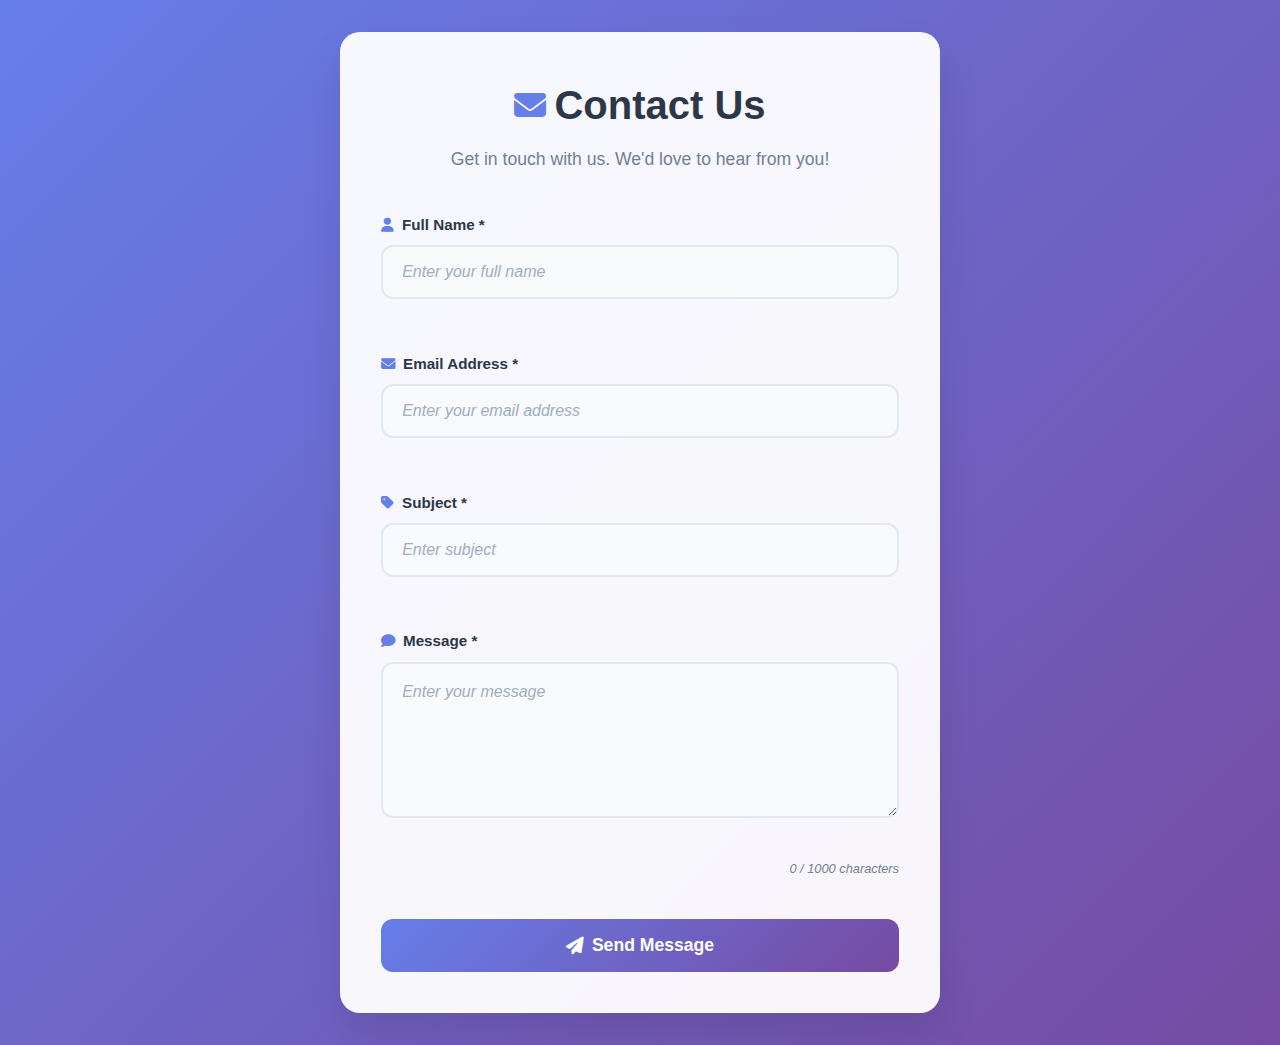
<file: Contact Form Component/index.html>
<!DOCTYPE html>
<html lang="en">
<head>
    <meta charset="UTF-8">
    <meta name="viewport" content="width=device-width, initial-scale=1.0">
    <title>Contact Form Component</title>
    <link rel="stylesheet" href="styles.css">
    <link rel="stylesheet" href="https://cdnjs.cloudflare.com/ajax/libs/font-awesome/6.4.0/css/all.min.css">
</head>
<body>
    <div class="container">
        <div class="form-wrapper">
            <div class="form-header">
                <h1><i class="fas fa-envelope"></i> Contact Us</h1>
                <p>Get in touch with us. We'd love to hear from you!</p>
            </div>

            <form id="contactForm" class="contact-form" novalidate>
                <!-- Full Name Field -->
                <div class="form-group">
                    <label for="fullName" class="form-label">
                        <i class="fas fa-user"></i> Full Name *
                    </label>
                    <input 
                        type="text" 
                        id="fullName" 
                        name="fullName" 
                        class="form-input" 
                        placeholder="Enter your full name"
                        required
                        minlength="2"
                        maxlength="50"
                    >
                    <div class="error-message" id="fullNameError"></div>
                </div>

                <!-- Email Address Field -->
                <div class="form-group">
                    <label for="email" class="form-label">
                        <i class="fas fa-envelope"></i> Email Address *
                    </label>
                    <input 
                        type="email" 
                        id="email" 
                        name="email" 
                        class="form-input" 
                        placeholder="Enter your email address"
                        required
                    >
                    <div class="error-message" id="emailError"></div>
                </div>

                <!-- Subject Field -->
                <div class="form-group">
                    <label for="subject" class="form-label">
                        <i class="fas fa-tag"></i> Subject *
                    </label>
                    <input 
                        type="text" 
                        id="subject" 
                        name="subject" 
                        class="form-input" 
                        placeholder="Enter subject"
                        required
                        minlength="5"
                        maxlength="100"
                    >
                    <div class="error-message" id="subjectError"></div>
                </div>

                <!-- Message Field -->
                <div class="form-group">
                    <label for="message" class="form-label">
                        <i class="fas fa-comment"></i> Message *
                    </label>
                    <textarea 
                        id="message" 
                        name="message" 
                        class="form-textarea" 
                        placeholder="Enter your message"
                        required
                        minlength="10"
                        maxlength="1000"
                        rows="5"
                    ></textarea>
                    <div class="error-message" id="messageError"></div>
                    <div class="char-counter" id="charCounter">0 / 1000 characters</div>
                </div>

                <!-- Submit Button -->
                <div class="form-group">
                    <button type="submit" class="submit-btn" id="submitBtn">
                        <i class="fas fa-paper-plane"></i>
                        <span class="btn-text">Send Message</span>
                        <div class="loading-spinner" id="loadingSpinner">
                            <i class="fas fa-spinner fa-spin"></i>
                        </div>
                    </button>
                </div>
            </form>


        </div>
    </div>

    <script src="script.js"></script>
</body>
</html>
</file>
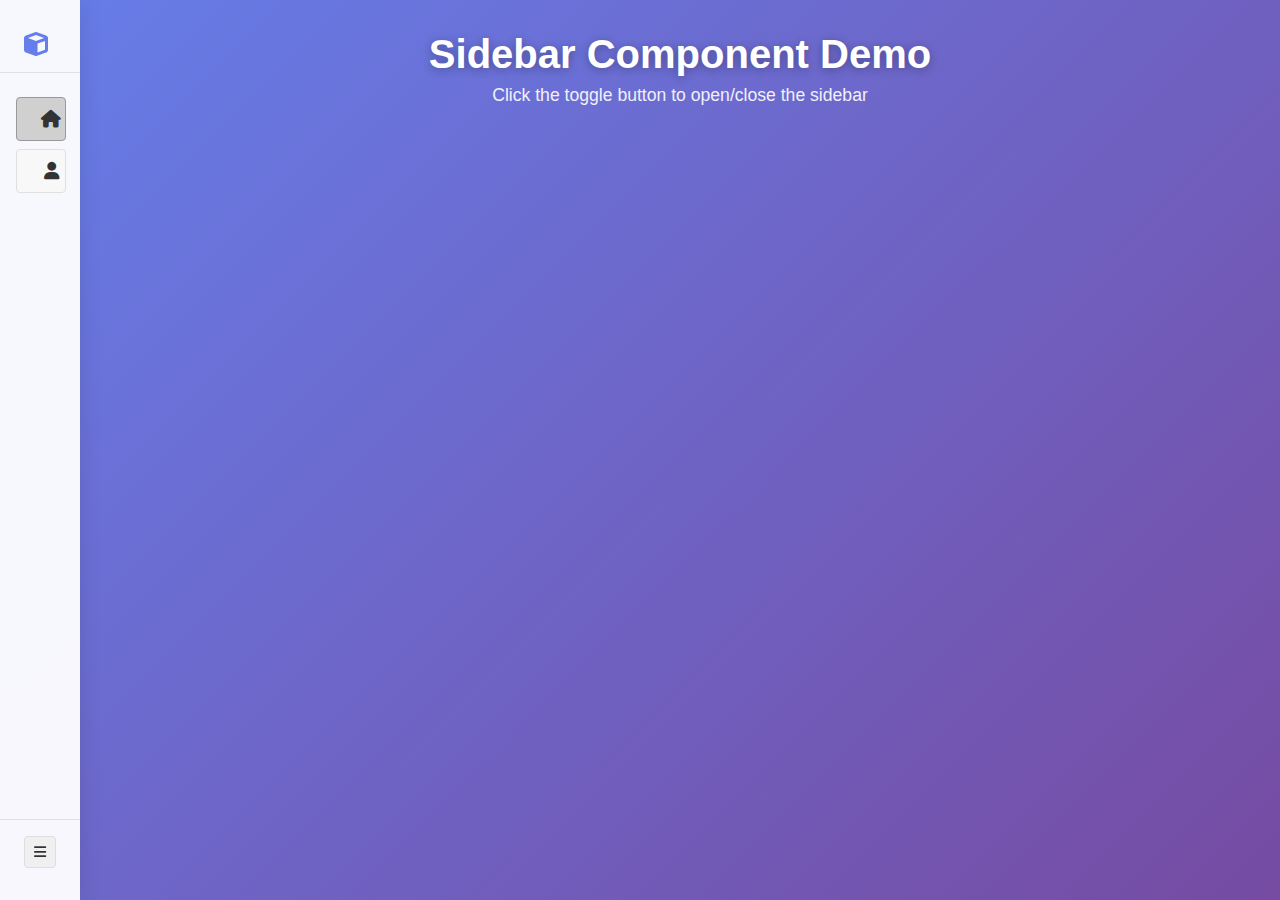
<file: Sidebar Component/index.html>
<!DOCTYPE html>
<html lang="en">
<head>
    <meta charset="UTF-8">
    <meta name="viewport" content="width=device-width, initial-scale=1.0">
    <title>Sidebar Component</title>
    <link rel="stylesheet" href="styles.css">
    <link rel="stylesheet" href="https://cdnjs.cloudflare.com/ajax/libs/font-awesome/6.4.0/css/all.min.css">
</head>
<body>
    <div class="container">
        <!-- Mobile Toggle Button -->
        <button class="mobile-toggle" id="mobileToggle">
            <i class="fas fa-bars"></i>
        </button>
        
        <!-- Sidebar -->
        <aside class="sidebar" id="sidebar">
            <!-- Logo Section -->
            <div class="logo-section">
                <div class="logo-placeholder">
                    <i class="fas fa-cube"></i>
                    <span class="logo-text">Brand</span>
                </div>
            </div>

            <!-- Navigation Links -->
            <nav class="nav-menu">
                <ul class="nav-list">
                    <li class="nav-item">
                        <a href="#" class="nav-link">
                            <i class="fas fa-home"></i>
                            <span class="link-text">Home</span>
                        </a>
                    </li>
                    <li class="nav-item">
                        <a href="#" class="nav-link">
                            <i class="fas fa-user"></i>
                            <span class="link-text">Profile</span>
                        </a>
                    </li>
                    <li class="nav-item">
                        <a href="#" class="nav-link">
                            <i class="fas fa-chart-bar"></i>
                            <span class="link-text">Analytics</span>
                        </a>
                    </li>
                    <li class="nav-item">
                        <a href="#" class="nav-link">
                            <i class="fas fa-cog"></i>
                            <span class="link-text">Settings</span>
                        </a>
                    </li>
                    <li class="nav-item">
                        <a href="#" class="nav-link">
                            <i class="fas fa-question-circle"></i>
                            <span class="link-text">Help</span>
                        </a>
                    </li>
                </ul>
            </nav>

            <!-- Toggle Button -->
            <div class="toggle-section">
                <button class="toggle-btn" id="toggleBtn">
                    <i class="fas fa-bars"></i>
                </button>
            </div>
        </aside>

        <!-- Main Content -->
        <main class="main-content">
            <header class="header">
                <h1>Sidebar Component Demo</h1>
                <p>Click the toggle button to open/close the sidebar</p>
            </header>
        </main>
    </div>

    <script src="script.js"></script>
</body>
</html>
</file>
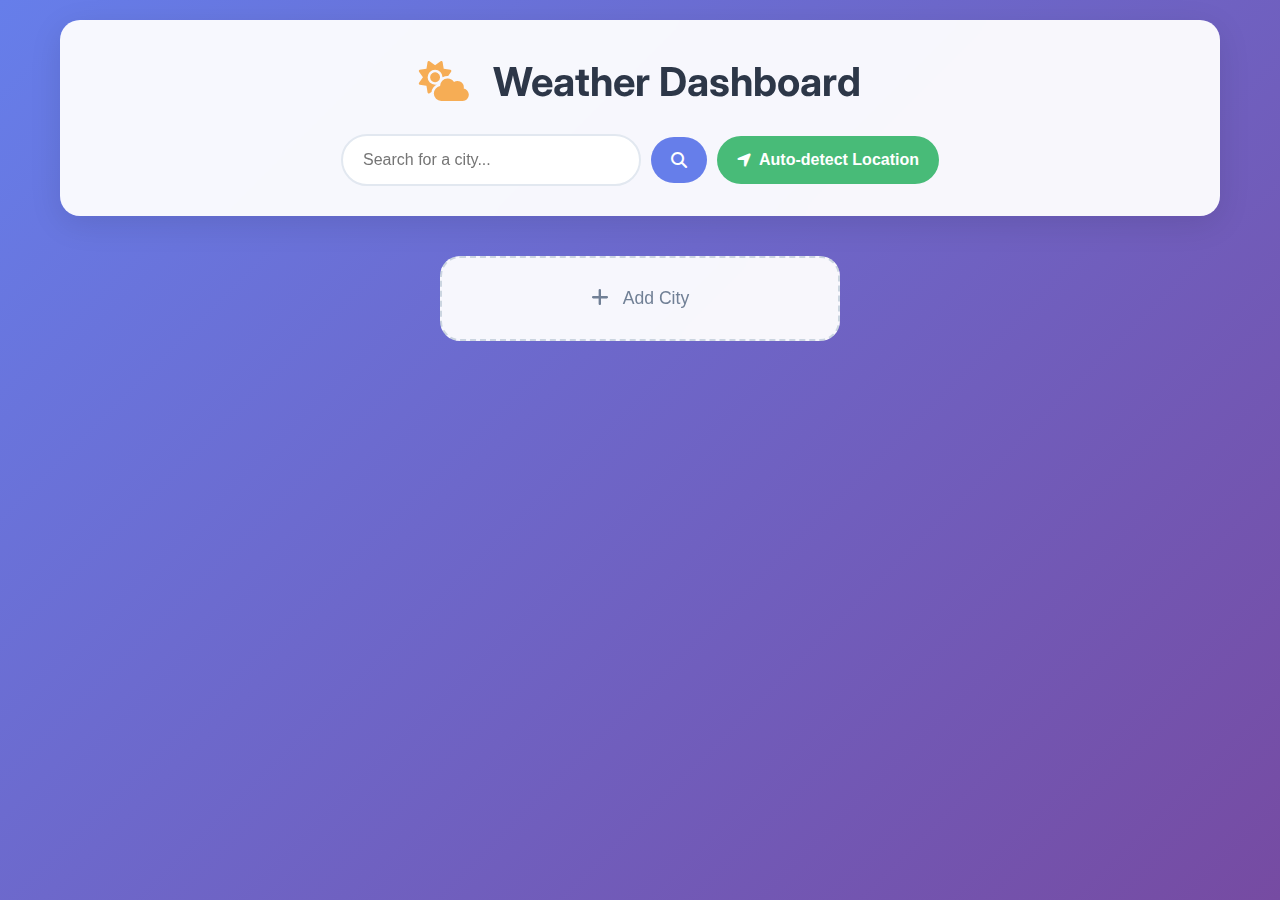
<file: Weather Dashboard/index.html>
<!DOCTYPE html>
<html lang="en">
<head>
    <meta charset="UTF-8">
    <meta name="viewport" content="width=device-width, initial-scale=1.0">
    <title>Weather Dashboard</title>
    <link rel="stylesheet" href="styles.css">
    <link rel="stylesheet" href="https://cdnjs.cloudflare.com/ajax/libs/font-awesome/6.4.0/css/all.min.css">
    <link href="https://fonts.googleapis.com/css2?family=Inter:wght@300;400;500;600;700&display=swap" rel="stylesheet">
</head>
<body>
    <div class="container">
        <!-- Header -->
        <header class="header">
            <h1><i class="fas fa-cloud-sun"></i> Weather Dashboard</h1>
            <div class="search-container">
                <input type="text" id="citySearch" placeholder="Search for a city..." class="search-input">
                <button id="searchBtn" class="search-btn">
                    <i class="fas fa-search"></i>
                </button>
                <button id="locationBtn" class="location-btn" title="Auto-detect my location">
                    <i class="fas fa-location-arrow"></i> Auto-detect Location
                </button>
            </div>
        </header>

        <!-- Loading State -->
        <div id="loading" class="loading hidden">
            <div class="spinner"></div>
            <p>Fetching weather data...</p>
        </div>

        <!-- Error State -->
        <div id="error" class="error hidden">
            <i class="fas fa-exclamation-triangle"></i>
            <p id="errorMessage">City not found. Please try again.</p>
        </div>

        <!-- Current Weather Section -->
        <section id="currentWeather" class="weather-section hidden">
            <h2>Current Weather</h2>
            <div class="current-weather-grid">
                <div class="weather-card main-weather">
                    <div class="weather-icon">
                        <i id="mainWeatherIcon" class="fas fa-sun"></i>
                    </div>
                    <div class="weather-info">
                        <h3 id="cityName">City Name</h3>
                        <p id="weatherDescription">Weather Description</p>
                        <div class="temperature">
                            <span id="temperature" class="temp-value">--</span>
                            <span class="temp-unit">°C</span>
                        </div>
                        <div class="weather-details">
                            <div class="detail">
                                <i class="fas fa-thermometer-half"></i>
                                <span>Feels like: <span id="feelsLike">--</span>°C</span>
                            </div>
                            <div class="detail">
                                <i class="fas fa-tint"></i>
                                <span>Humidity: <span id="humidity">--</span>%</span>
                            </div>
                            <div class="detail">
                                <i class="fas fa-wind"></i>
                                <span>Wind: <span id="windSpeed">--</span> km/h</span>
                            </div>
                        </div>
                    </div>
                </div>
            </div>
        </section>

        <!-- 3-Day Forecast Section -->
        <section id="forecast" class="forecast-section hidden">
            <h2>3-Day Forecast</h2>
            <div class="forecast-grid" id="forecastGrid">
                <!-- Forecast cards will be populated by JavaScript -->
            </div>
        </section>

        <!-- Multiple Cities Section -->
        <section id="multipleCities" class="cities-section hidden">
            <h2>Saved Cities</h2>
            <div class="cities-grid" id="citiesGrid">
                <!-- City cards will be populated by JavaScript -->
            </div>
        </section>

        <!-- Add City Button -->
        <div class="add-city-container">
            <button id="addCityBtn" class="add-city-btn">
                <i class="fas fa-plus"></i>
                Add City
            </button>
        </div>
    </div>

    <script src="script.js"></script>
</body>
</html>
</file>
<file: Contact Form Component/styles.css>
/* Reset and Base Styles */
* {
    margin: 0;
    padding: 0;
    box-sizing: border-box;
}

body {
    font-family: 'Segoe UI', Tahoma, Geneva, Verdana, sans-serif;
    background: linear-gradient(135deg, #667eea 0%, #764ba2 100%);
    min-height: 100vh;
    color: #333;
    line-height: 1.6;
}

.container {
    min-height: 100vh;
    display: flex;
    align-items: center;
    justify-content: center;
    padding: 2rem 1rem;
}

/* Form Wrapper */
.form-wrapper {
    background: rgba(255, 255, 255, 0.95);
    border-radius: 20px;
    box-shadow: 0 20px 40px rgba(0, 0, 0, 0.1);
    border: 1px solid rgba(255, 255, 255, 0.2);
    width: 100%;
    max-width: 600px;
    padding: 2.5rem;
    position: relative;
}

/* Form Header */
.form-header {
    text-align: center;
    margin-bottom: 2.5rem;
}

.form-header h1 {
    color: #2d3748;
    font-size: 2.5rem;
    margin-bottom: 0.5rem;
    display: flex;
    align-items: center;
    justify-content: center;
    gap: 0.5rem;
}

.form-header h1 i {
    color: #667eea;
    font-size: 2rem;
}

.form-header p {
    color: #718096;
    font-size: 1.1rem;
}

/* Contact Form */
.contact-form {
    display: flex;
    flex-direction: column;
    gap: 1.5rem;
}

/* Form Groups */
.form-group {
    position: relative;
}

.form-label {
    display: block;
    margin-bottom: 0.5rem;
    color: #2d3748;
    font-weight: 600;
    font-size: 0.95rem;
    display: flex;
    align-items: center;
    gap: 0.5rem;
}

.form-label i {
    color: #667eea;
    font-size: 0.9rem;
}

/* Form Inputs */
.form-input,
.form-textarea {
    width: 100%;
    padding: 1rem 1.2rem;
    border: 2px solid #e2e8f0;
    border-radius: 12px;
    font-size: 1rem;
    font-family: inherit;
    background: #f8fafc;
    color: #2d3748;
    transition: all 0.3s ease;
    position: relative;
}

.form-input:focus,
.form-textarea:focus {
    outline: none;
    border-color: #667eea;
    background: #ffffff;
    box-shadow: 0 0 0 3px rgba(102, 126, 234, 0.1);
}

.form-input::placeholder,
.form-textarea::placeholder {
    color: #a0aec0;
    font-style: italic;
}

.form-textarea {
    resize: vertical;
    min-height: 120px;
    line-height: 1.5;
}

/* Error States */
.form-input.error,
.form-textarea.error {
    border-color: #e53e3e;
    background: #fff5f5;
    box-shadow: 0 0 0 3px rgba(229, 62, 62, 0.1);
}

.form-input.error:focus,
.form-textarea.error:focus {
    border-color: #e53e3e;
    box-shadow: 0 0 0 3px rgba(229, 62, 62, 0.2);
}

/* Error Messages */
.error-message {
    color: #e53e3e;
    font-size: 0.85rem;
    margin-top: 0.5rem;
    display: flex;
    align-items: center;
    gap: 0.3rem;
    min-height: 1.2rem;
    opacity: 0;
    transform: translateY(-10px);
    transition: all 0.3s ease;
}

.error-message.show {
    opacity: 1;
    transform: translateY(0);
}

.error-message::before {
    content: '⚠';
    font-size: 0.8rem;
}

/* Character Counter */
.char-counter {
    text-align: right;
    font-size: 0.8rem;
    color: #718096;
    margin-top: 0.3rem;
    font-style: italic;
}

.char-counter.near-limit {
    color: #f6ad55;
}

.char-counter.at-limit {
    color: #e53e3e;
}

/* Submit Button */
.submit-btn {
    width: 100%;
    padding: 1rem 2rem;
    background: linear-gradient(135deg, #667eea 0%, #764ba2 100%);
    color: white;
    border: none;
    border-radius: 12px;
    font-size: 1.1rem;
    font-weight: 600;
    cursor: pointer;
    transition: all 0.3s ease;
    display: flex;
    align-items: center;
    justify-content: center;
    gap: 0.5rem;
    position: relative;
    overflow: hidden;
    margin-top: 1rem;
}

.submit-btn:hover {
    box-shadow: 0 10px 25px rgba(102, 126, 234, 0.3);
}



.submit-btn:disabled {
    background: #a0aec0;
    cursor: not-allowed;
    box-shadow: none;
}

.submit-btn.loading {
    pointer-events: none;
}

.submit-btn.loading .btn-text {
    opacity: 0;
}

.submit-btn.loading .loading-spinner {
    opacity: 1;
}

/* Loading Spinner */
.loading-spinner {
    position: absolute;
    opacity: 0;
    transition: opacity 0.3s ease;
}

.loading-spinner i {
    font-size: 1.2rem;
}



/* Responsive Design */
@media (max-width: 768px) {
    .container {
        padding: 1rem 0.5rem;
    }
    
    .form-wrapper {
        padding: 2rem 1.5rem;
        border-radius: 15px;
    }
    
    .form-header h1 {
        font-size: 2rem;
    }
    
    .form-header p {
        font-size: 1rem;
    }
    
    .contact-form {
        gap: 1.2rem;
    }
    
    .form-input,
    .form-textarea {
        padding: 0.9rem 1rem;
        font-size: 0.95rem;
    }
    
    .submit-btn {
        padding: 0.9rem 1.5rem;
        font-size: 1rem;
    }
}

@media (max-width: 480px) {
    .form-wrapper {
        padding: 1.5rem 1rem;
        border-radius: 12px;
    }
    
    .form-header h1 {
        font-size: 1.8rem;
    }
    
    .form-header h1 i {
        font-size: 1.5rem;
    }
    
    .form-label {
        font-size: 0.9rem;
    }
    
    .form-input,
    .form-textarea {
        padding: 0.8rem 0.9rem;
        font-size: 0.9rem;
        border-radius: 8px;
    }
    
    .submit-btn {
        padding: 0.8rem 1.2rem;
        font-size: 0.95rem;
        border-radius: 8px;
    }
    

}

/* Animation Classes */
@keyframes shake {
    0%, 100% { transform: translateX(0); }
    25% { transform: translateX(-5px); }
    75% { transform: translateX(5px); }
}

.shake {
    animation: shake 0.5s ease-in-out;
}

/* Focus States for Accessibility */
.form-input:focus,
.form-textarea:focus,
.submit-btn:focus {
    outline: 2px solid #667eea;
    outline-offset: 2px;
}

/* High Contrast Mode Support */
@media (prefers-contrast: high) {
    .form-input,
    .form-textarea {
        border-width: 3px;
    }
    
    .submit-btn {
        border: 2px solid #ffffff;
    }
}

/* Reduced Motion Support */
@media (prefers-reduced-motion: reduce) {
    * {
        animation-duration: 0.01ms !important;
        animation-iteration-count: 1 !important;
        transition-duration: 0.01ms !important;
    }
}
</file>
<file: Sidebar Component/styles.css>
/* Reset and Base Styles */
* {
    margin: 0;
    padding: 0;
    box-sizing: border-box;
}

body {
    font-family: 'Segoe UI', Tahoma, Geneva, Verdana, sans-serif;
    background: linear-gradient(135deg, #667eea 0%, #764ba2 100%);
    min-height: 100vh;
    overflow-x: hidden;
}

.container {
    display: flex;
    min-height: 100vh;
}

/* Sidebar Styles */
.sidebar {
    width: 80px; /* Start collapsed by default */
    background: rgba(255, 255, 255, 0.95);
    backdrop-filter: blur(10px);
    box-shadow: 2px 0 20px rgba(0, 0, 0, 0.1);
    display: flex;
    flex-direction: column;
    transition: all 0.3s cubic-bezier(0.4, 0, 0.2, 1);
    position: relative;
    z-index: 1000;
}

.sidebar.expanded {
    width: 280px;
}

/* Logo Section */
.logo-section {
    padding: 2rem 1.5rem 1rem;
    border-bottom: 1px solid rgba(0, 0, 0, 0.1);
}

.logo-placeholder {
    display: flex;
    align-items: center;
    gap: 12px;
    color: #4a5568;
    font-weight: 600;
    font-size: 1.25rem;
}

.logo-placeholder i {
    font-size: 1.5rem;
    color: #667eea;
}

.logo-text {
    transition: opacity 0.3s ease;
    opacity: 0;
    width: 0;
    overflow: hidden;
}

.sidebar.expanded .logo-text {
    opacity: 1;
    width: auto;
}

/* Navigation Menu */
.nav-menu {
    flex: 1;
    padding: 1rem 0;
}

.nav-list {
    list-style: none;
}

.nav-item {
    margin: 0.5rem 0;
}

.nav-link {
    display: flex;
    align-items: center;
    gap: 16px;
    padding: 12px 1.5rem;
    color: #333;
    text-decoration: none;
    border-radius: 4px;
    margin: 4px 1rem;
    background: #f8f8f8;
    border: 1px solid #e0e0e0;
}

.nav-link:hover {
    background: #e8e8e8;
    color: #333;
}

.nav-link i {
    font-size: 1.1rem;
    min-width: 20px;
    text-align: center;
}

.link-text {
    transition: opacity 0.3s ease;
    white-space: nowrap;
    opacity: 0;
    width: 0;
    overflow: hidden;
}

.sidebar.expanded .link-text {
    opacity: 1;
    width: auto;
}

/* Toggle Section */
.toggle-section {
    padding: 1rem 1.5rem 2rem;
    border-top: 1px solid rgba(0, 0, 0, 0.1);
}

.toggle-btn {
    width: 100%;
    padding: 8px;
    background: #f0f0f0;
    color: #333;
    border: 1px solid #ddd;
    border-radius: 4px;
    cursor: pointer;
    display: flex;
    align-items: center;
    justify-content: center;
    font-size: 14px;
    font-weight: normal;
}

.toggle-btn:hover {
    background: #e0e0e0;
}

.toggle-btn i {
    /* No rotation animation */
}

.sidebar.collapsed .toggle-btn i {
    /* No rotation animation */
}

.toggle-text {
    transition: opacity 0.3s ease;
    opacity: 0;
    width: 0;
    overflow: hidden;
}

.sidebar.expanded .toggle-text {
    opacity: 1;
    width: auto;
}

/* Main Content */
.main-content {
    flex: 1;
    padding: 2rem;
    transition: margin-left 0.3s cubic-bezier(0.4, 0, 0.2, 1);
}

.header {
    text-align: center;
    margin-bottom: 3rem;
    color: white;
}

.header h1 {
    font-size: 2.5rem;
    margin-bottom: 0.5rem;
    text-shadow: 0 2px 10px rgba(0, 0, 0, 0.3);
}

.header p {
    font-size: 1.1rem;
    opacity: 0.9;
}

.content {
    max-width: 800px;
    margin: 0 auto;
}

.card {
    background: rgba(255, 255, 255, 0.95);
    backdrop-filter: blur(10px);
    border-radius: 16px;
    padding: 2rem;
    box-shadow: 0 8px 32px rgba(0, 0, 0, 0.1);
    border: 1px solid rgba(255, 255, 255, 0.2);
}

.card h2 {
    color: #2d3748;
    margin-bottom: 1rem;
    font-size: 1.5rem;
}

.card p {
    color: #4a5568;
    line-height: 1.6;
    margin-bottom: 1rem;
}

.card ul {
    color: #4a5568;
    line-height: 1.8;
    padding-left: 1.5rem;
}

.card li {
    margin-bottom: 0.5rem;
}

/* Responsive Design */
@media (max-width: 768px) {
    .sidebar {
        position: fixed;
        left: 0;
        top: 0;
        height: 100vh;
        width: 280px !important;
        transform: translateX(-100%);
        z-index: 1000;
    }

    .sidebar.open {
        transform: translateX(0);
    }

    .sidebar.expanded {
        width: 280px !important;
    }

    .main-content {
        margin-left: 0;
        padding: 1rem;
    }

    .header h1 {
        font-size: 2rem;
    }
    
    .nav-link {
        margin: 2px 0.5rem;
        padding: 10px 1rem;
    }
    
    .toggle-btn {
        margin: 0 0.5rem;
    }
    
    /* Mobile toggle button - always visible */
    .mobile-toggle {
        display: block !important;
    }
    
    .mobile-toggle:hover {
        background: #e0e0e0;
    }
}

/* Mobile toggle button - hidden by default, shown on mobile */
.mobile-toggle {
    display: none;
    position: fixed;
    top: 10px;
    right: 10px;
    z-index: 1001;
    background: rgba(240, 240, 240, 0.9);
    border: 1px solid #ddd;
    border-radius: 50%;
    width: 40px;
    height: 40px;
    cursor: pointer;
    align-items: center;
    justify-content: center;
    box-shadow: 0 2px 8px rgba(0, 0, 0, 0.1);
}

@media (max-width: 480px) {
    .header h1 {
        font-size: 1.5rem;
    }
    
    .card {
        padding: 1rem;
    }
    
    .nav-link {
        padding: 8px 0.8rem;
        font-size: 14px;
    }
}

/* Animation Classes */
@keyframes slideIn {
    from {
        transform: translateX(-100%);
        opacity: 0;
    }
    to {
        transform: translateX(0);
        opacity: 1;
    }
}

@keyframes slideOut {
    from {
        transform: translateX(0);
        opacity: 1;
    }
    to {
        transform: translateX(-100%);
        opacity: 0;
    }
}

.sidebar.open {
    animation: slideIn 0.3s ease-out;
}

.sidebar.closed {
    animation: slideOut 0.3s ease-in;
}

/* Hover Effects - Removed fancy animations */
/* Simple hover only */

/* Focus States for Accessibility */
.nav-link:focus,
.toggle-btn:focus {
    outline: 2px solid #667eea;
    outline-offset: 2px;
}

/* Loading Animation */
@keyframes pulse {
    0%, 100% {
        opacity: 1;
    }
    50% {
        opacity: 0.5;
    }
}

.loading {
    animation: pulse 1.5s ease-in-out infinite;
}
</file>
<file: Weather Dashboard/styles.css>
/* Reset and Base Styles */
* {
    margin: 0;
    padding: 0;
    box-sizing: border-box;
}

body {
    font-family: 'Inter', -apple-system, BlinkMacSystemFont, 'Segoe UI', Roboto, sans-serif;
    background: linear-gradient(135deg, #667eea 0%, #764ba2 100%);
    min-height: 100vh;
    color: #333;
    line-height: 1.6;
}

.container {
    max-width: 1200px;
    margin: 0 auto;
    padding: 20px;
}

/* Header Styles */
.header {
    text-align: center;
    margin-bottom: 40px;
    background: rgba(255, 255, 255, 0.95);
    padding: 30px;
    border-radius: 20px;
    box-shadow: 0 8px 32px rgba(0, 0, 0, 0.1);
    backdrop-filter: blur(10px);
}

.header h1 {
    font-size: 2.5rem;
    font-weight: 700;
    color: #2d3748;
    margin-bottom: 20px;
}

.header h1 i {
    color: #f6ad55;
    margin-right: 15px;
}

.search-container {
    display: flex;
    gap: 10px;
    justify-content: center;
    align-items: center;
    flex-wrap: wrap;
}

.search-input {
    padding: 15px 20px;
    border: 2px solid #e2e8f0;
    border-radius: 50px;
    font-size: 1rem;
    width: 300px;
    max-width: 100%;
    transition: all 0.3s ease;
    background: white;
}

.search-input:focus {
    outline: none;
    border-color: #667eea;
    box-shadow: 0 0 0 3px rgba(102, 126, 234, 0.1);
}

.search-btn, .location-btn {
    padding: 15px 20px;
    border: none;
    border-radius: 50px;
    background: #667eea;
    color: white;
    cursor: pointer;
    transition: all 0.3s ease;
    font-size: 1rem;
    display: flex;
    align-items: center;
    gap: 8px;
}

.search-btn:hover, .location-btn:hover {
    background: #5a67d8;
    transform: translateY(-2px);
    box-shadow: 0 4px 12px rgba(102, 126, 234, 0.3);
}

.search-btn:disabled, .location-btn:disabled {
    opacity: 0.6;
    cursor: not-allowed;
    transform: none;
}

.location-btn {
    background: #48bb78;
    min-width: 180px;
    font-weight: 600;
}

.location-btn:hover:not(:disabled) {
    background: #38a169;
    box-shadow: 0 4px 12px rgba(72, 187, 120, 0.3);
}





/* Loading and Error States */
.loading, .error, .success-message {
    text-align: center;
    padding: 40px;
    background: rgba(255, 255, 255, 0.95);
    border-radius: 20px;
    margin-bottom: 30px;
    box-shadow: 0 8px 32px rgba(0, 0, 0, 0.1);
}

.loading.hidden, .error.hidden {
    display: none;
}

.spinner {
    width: 50px;
    height: 50px;
    border: 4px solid #e2e8f0;
    border-top: 4px solid #667eea;
    border-radius: 50%;
    animation: spin 1s linear infinite;
    margin: 0 auto 20px;
}

@keyframes spin {
    0% { transform: rotate(0deg); }
    100% { transform: rotate(360deg); }
}

.error {
    background: rgba(254, 215, 215, 0.95);
    border: 2px solid #feb2b2;
}

.error i {
    font-size: 3rem;
    color: #e53e3e;
    margin-bottom: 20px;
}

.success-message {
    background: rgba(198, 246, 213, 0.95);
    border: 2px solid #9ae6b4;
    animation: slideIn 0.5s ease-out;
}



.success-message i {
    font-size: 3rem;
    color: #38a169;
    margin-bottom: 20px;
}

@keyframes slideIn {
    from {
        opacity: 0;
        transform: translateY(-20px);
    }
    to {
        opacity: 1;
        transform: translateY(0);
    }
}

/* Weather Section Styles */
.weather-section, .forecast-section, .cities-section {
    margin-bottom: 40px;
}

.weather-section h2, .forecast-section h2, .cities-section h2 {
    font-size: 1.8rem;
    font-weight: 600;
    color: white;
    margin-bottom: 25px;
    text-align: center;
    text-shadow: 0 2px 4px rgba(0, 0, 0, 0.3);
}

.hidden {
    display: none;
}

/* Current Weather Card */
.current-weather-grid {
    display: grid;
    gap: 20px;
}

.weather-card {
    background: rgba(255, 255, 255, 0.95);
    border-radius: 20px;
    padding: 30px;
    box-shadow: 0 8px 32px rgba(0, 0, 0, 0.1);
    backdrop-filter: blur(10px);
    transition: transform 0.3s ease;
}

.weather-card:hover {
    transform: translateY(-5px);
}

.main-weather {
    display: grid;
    grid-template-columns: auto 1fr;
    gap: 30px;
    align-items: center;
}

.weather-icon {
    text-align: center;
}

.weather-icon i {
    font-size: 5rem;
    color: #f6ad55;
}

.weather-info h3 {
    font-size: 2rem;
    font-weight: 700;
    color: #2d3748;
    margin-bottom: 10px;
}

.weather-info p {
    font-size: 1.2rem;
    color: #718096;
    margin-bottom: 20px;
    text-transform: capitalize;
}

.temperature {
    display: flex;
    align-items: baseline;
    gap: 5px;
    margin-bottom: 25px;
}

.temp-value {
    font-size: 3.5rem;
    font-weight: 700;
    color: #2d3748;
}

.temp-unit {
    font-size: 1.5rem;
    color: #718096;
}

.weather-details {
    display: grid;
    gap: 15px;
}

.detail {
    display: flex;
    align-items: center;
    gap: 12px;
    color: #4a5568;
}

.detail i {
    color: #667eea;
    width: 20px;
}

/* Forecast Grid */
.forecast-grid {
    display: grid;
    grid-template-columns: repeat(auto-fit, minmax(250px, 1fr));
    gap: 20px;
}

.forecast-card {
    background: rgba(255, 255, 255, 0.95);
    border-radius: 20px;
    padding: 25px;
    text-align: center;
    box-shadow: 0 8px 32px rgba(0, 0, 0, 0.1);
    backdrop-filter: blur(10px);
    transition: transform 0.3s ease;
}

.forecast-card:hover {
    transform: translateY(-3px);
}

.forecast-date {
    font-size: 1.1rem;
    font-weight: 600;
    color: #2d3748;
    margin-bottom: 15px;
}

.forecast-icon {
    font-size: 3rem;
    color: #f6ad55;
    margin-bottom: 15px;
}

.forecast-temp {
    font-size: 1.8rem;
    font-weight: 700;
    color: #2d3748;
    margin-bottom: 10px;
}

.forecast-desc {
    color: #718096;
    font-size: 0.9rem;
}

/* Cities Grid */
.cities-grid {
    display: grid;
    grid-template-columns: repeat(auto-fit, minmax(300px, 1fr));
    gap: 20px;
}

.city-card {
    background: rgba(255, 255, 255, 0.95);
    border-radius: 20px;
    padding: 25px;
    box-shadow: 0 8px 32px rgba(0, 0, 0, 0.1);
    backdrop-filter: blur(10px);
    transition: transform 0.3s ease;
    position: relative;
}

.city-card:hover {
    transform: translateY(-3px);
}

.city-header {
    display: flex;
    justify-content: space-between;
    align-items: center;
    margin-bottom: 20px;
}

.city-name {
    font-size: 1.3rem;
    font-weight: 600;
    color: #2d3748;
}

.remove-city {
    background: #fed7d7;
    color: #e53e3e;
    border: none;
    border-radius: 50%;
    width: 30px;
    height: 30px;
    cursor: pointer;
    transition: all 0.3s ease;
    display: flex;
    align-items: center;
    justify-content: center;
}

.remove-city:hover {
    background: #feb2b2;
    transform: scale(1.1);
}

.city-weather {
    display: grid;
    grid-template-columns: auto 1fr;
    gap: 20px;
    align-items: center;
}

.city-icon {
    font-size: 3rem;
    color: #f6ad55;
}

.city-temp {
    font-size: 2rem;
    font-weight: 700;
    color: #2d3748;
    margin-bottom: 5px;
}

.city-desc {
    color: #718096;
    font-size: 0.9rem;
}

/* Add City Button */
.add-city-container {
    text-align: center;
    margin-top: 30px;
}

.add-city-btn {
    background: rgba(255, 255, 255, 0.95);
    border: 2px dashed #cbd5e0;
    border-radius: 20px;
    padding: 30px;
    color: #718096;
    cursor: pointer;
    transition: all 0.3s ease;
    font-size: 1.1rem;
    width: 100%;
    max-width: 400px;
    backdrop-filter: blur(10px);
}

.add-city-btn:hover {
    border-color: #667eea;
    color: #667eea;
    background: rgba(255, 255, 255, 0.98);
    transform: translateY(-2px);
}

.add-city-btn i {
    margin-right: 10px;
    font-size: 1.2rem;
}

/* Responsive Design */
@media (max-width: 768px) {
    .container {
        padding: 15px;
    }
    
    .header {
        padding: 20px;
    }
    
    .header h1 {
        font-size: 2rem;
    }
    
    .search-container {
        flex-direction: column;
        width: 100%;
    }
    
    .search-input {
        width: 100%;
    }
    
    .main-weather {
        grid-template-columns: 1fr;
        text-align: center;
    }
    
    .weather-icon i {
        font-size: 4rem;
    }
    
    .temp-value {
        font-size: 3rem;
    }
    
    .forecast-grid, .cities-grid {
        grid-template-columns: 1fr;
    }
}

@media (max-width: 480px) {
    .header h1 {
        font-size: 1.8rem;
    }
    
    .weather-card, .forecast-card, .city-card {
        padding: 20px;
    }
    
    .temp-value {
        font-size: 2.5rem;
    }
}
</file>
